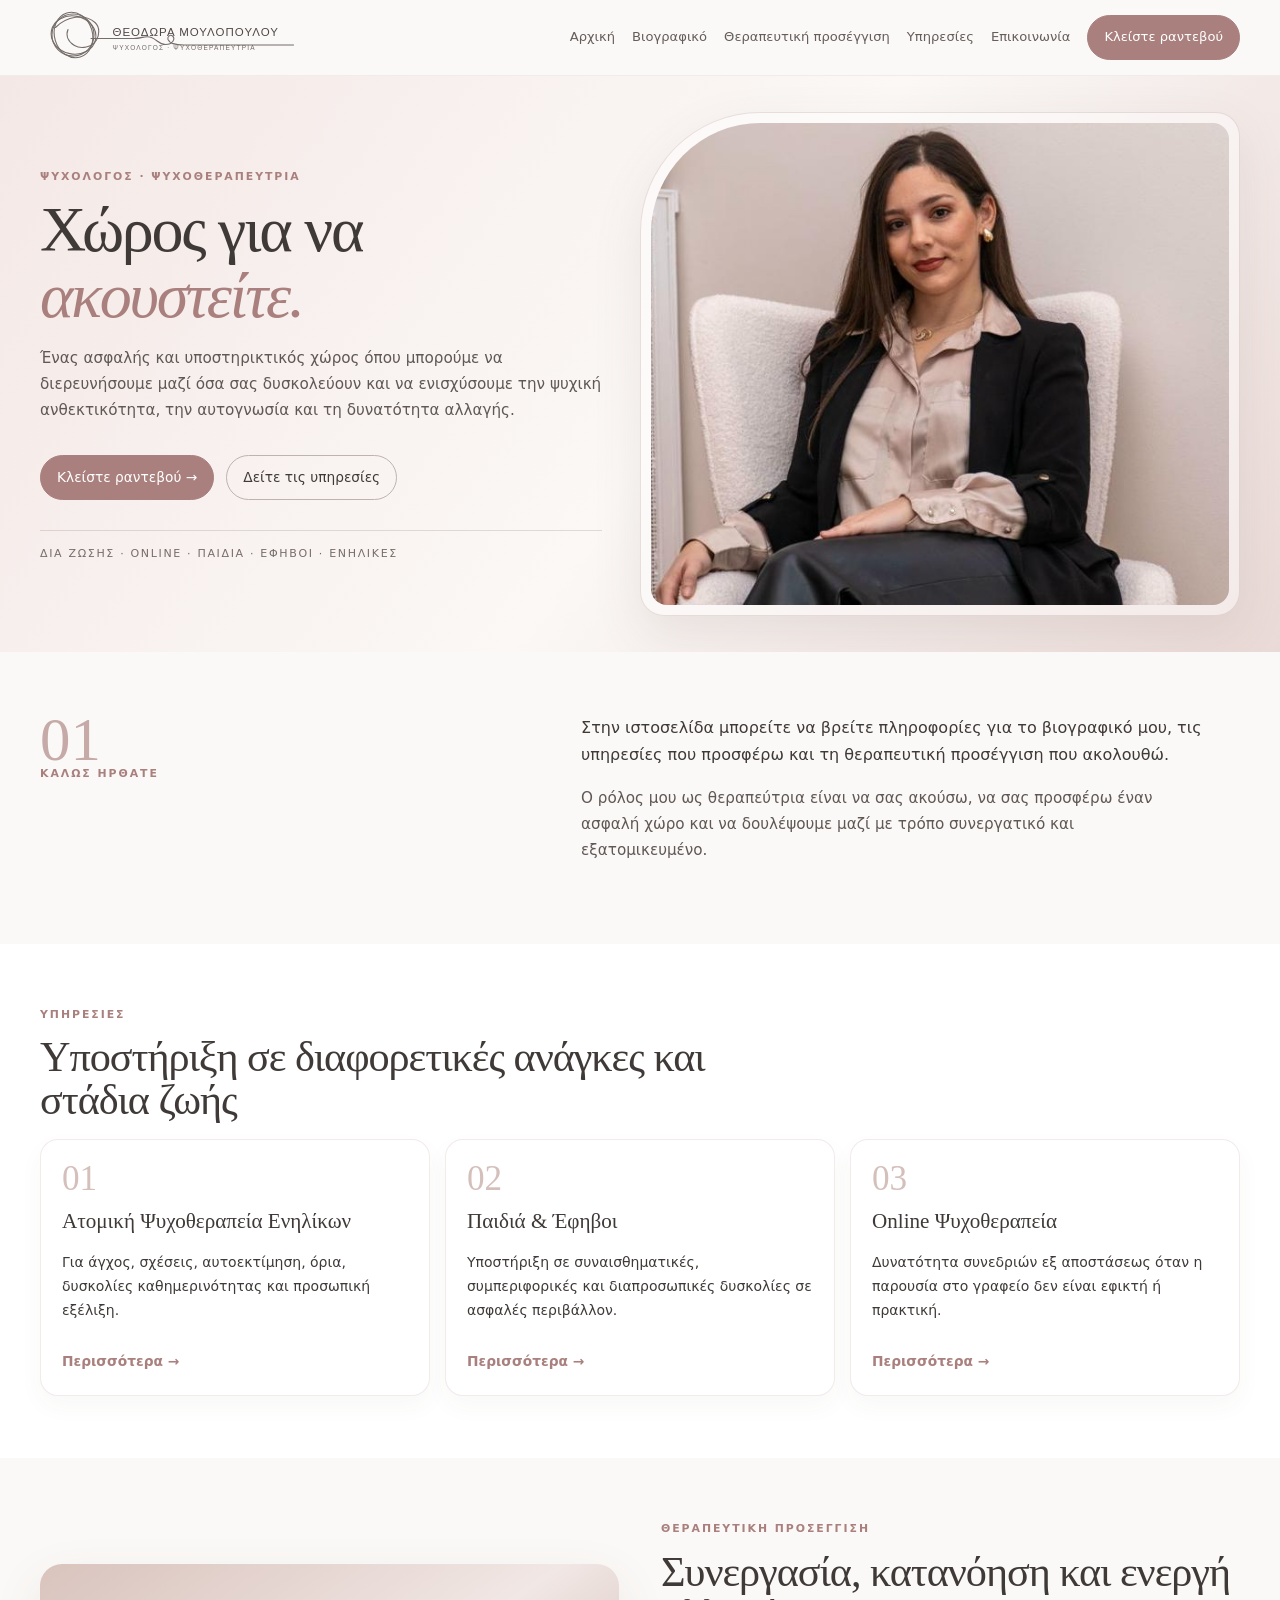
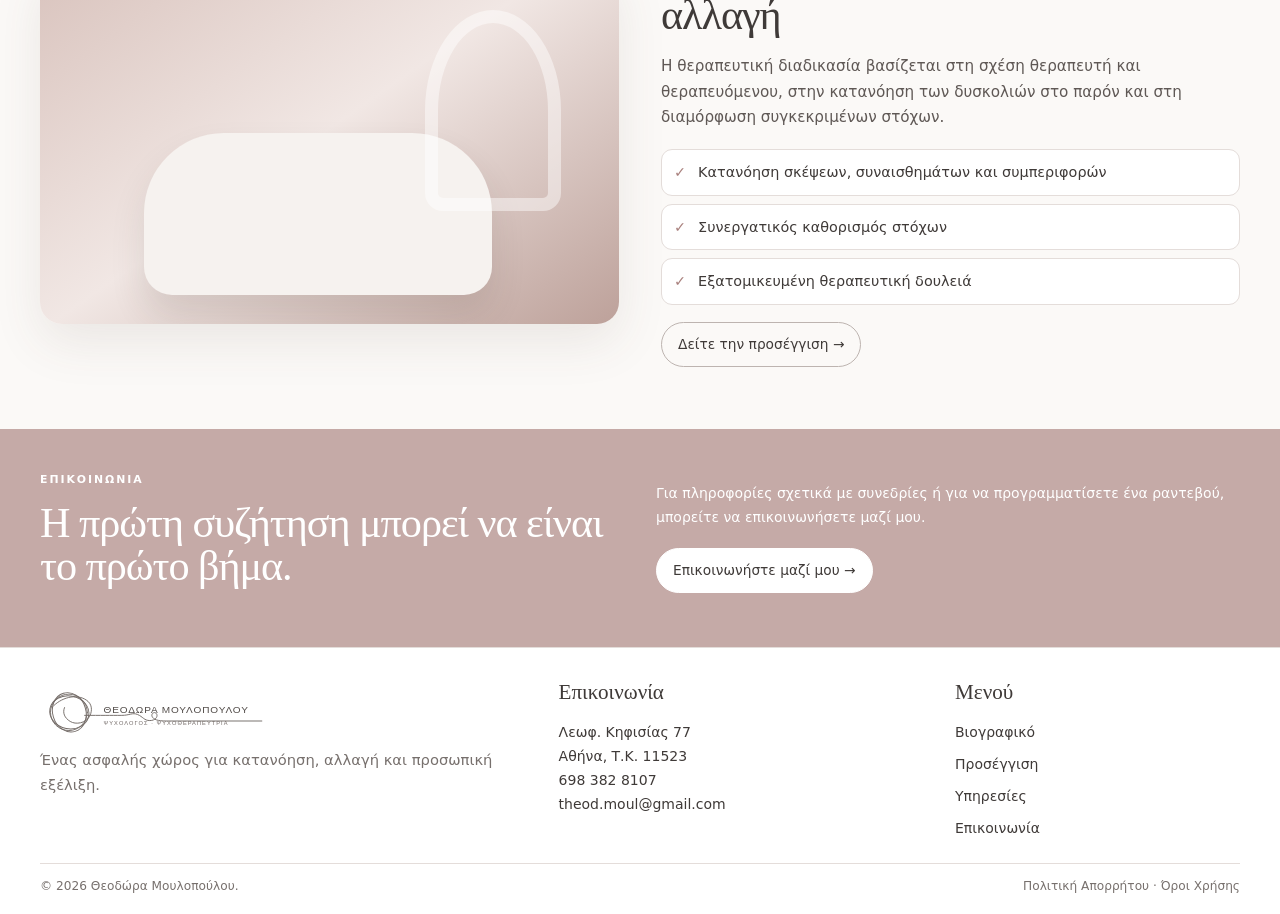
<file: index.html>
<!doctype html>
<html lang="el">
  <head>
    <meta charset="utf-8" />
    <meta name="viewport" content="width=device-width,initial-scale=1" />
    <title>Θεοδώρα Μουλοπούλου | Ψυχολόγος - Ψυχοθεραπεύτρια Αθήνα</title>
    <link rel="stylesheet" href="style.css" />
    <meta
      name="description"
      content="Θεοδώρα Μουλοπούλου, Ψυχολόγος - Ψυχοθεραπεύτρια στην Αθήνα. Ψυχοθεραπεία ενηλίκων, παιδιών και εφήβων, δια ζώσης και online."
    />
    <meta name="robots" content="index, follow" />
    <link
      rel="canonical"
      href="https://sotiriosmoustogiannis.github.io/theodoraSite/"
    />
    <meta property="og:type" content="website" />
    <meta property="og:locale" content="el_GR" />
    <meta
      property="og:site_name"
      content="Θεοδώρα Μουλοπούλου | Ψυχολόγος - Ψυχοθεραπεύτρια"
    />
    <meta
      property="og:title"
      content="Θεοδώρα Μουλοπούλου | Ψυχολόγος - Ψυχοθεραπεύτρια Αθήνα"
    />
    <meta
      property="og:description"
      content="Θεοδώρα Μουλοπούλου, Ψυχολόγος - Ψυχοθεραπεύτρια στην Αθήνα. Ψυχοθεραπεία ενηλίκων, παιδιών και εφήβων, δια ζώσης και online."
    />
    <meta
      property="og:url"
      content="https://sotiriosmoustogiannis.github.io/theodoraSite/"
    />
    <meta name="twitter:card" content="summary" />
    <meta
      name="twitter:title"
      content="Θεοδώρα Μουλοπούλου | Ψυχολόγος - Ψυχοθεραπεύτρια Αθήνα"
    />
    <meta
      name="twitter:description"
      content="Θεοδώρα Μουλοπούλου, Ψυχολόγος - Ψυχοθεραπεύτρια στην Αθήνα. Ψυχοθεραπεία ενηλίκων, παιδιών και εφήβων, δια ζώσης και online."
    />
    <script type="application/ld+json">
      {
        "@context": "https://schema.org",
        "@type": "Psychologist",
        "name": "Θεοδώρα Μουλοπούλου",
        "url": "https://sotiriosmoustogiannis.github.io/theodoraSite/",
        "telephone": "+306983828107",
        "email": "theod.moul@gmail.com",
        "address": {
          "@type": "PostalAddress",
          "streetAddress": "Λεωφ. Κηφισίας 77",
          "addressLocality": "Αθήνα",
          "postalCode": "11523",
          "addressCountry": "GR"
        }
      }
    </script>
  </head>
  <body>
    <header class="header">
      <div class="container nav">
        <a class="brand" href="index.html"
          ><img src="assets/logo.svg" alt="Θεοδώρα Μουλοπούλου"
        /></a>
        <input class="menu-check" id="menu-check" type="checkbox" />
        <label class="menu-label" for="menu-check" aria-label="Μενού"
          ><span></span><span></span><span></span
        ></label>
        <nav class="nav-links">
          <a href="index.html">Αρχική</a>
          <a href="about.html">Βιογραφικό</a>
          <a href="approach.html">Θεραπευτική προσέγγιση</a>
          <a href="services.html">Υπηρεσίες</a>
          <a href="contact.html">Επικοινωνία</a>
          <a class="btn" href="contact.html">Κλείστε ραντεβού</a>
        </nav>
      </div>
    </header>

    <main>
      <section class="hero">
        <div class="hero-wrap">
          <div class="hero-copy">
            <div class="eyebrow">Ψυχολόγος · Ψυχοθεραπεύτρια</div>
            <h1>Χώρος για να <span>ακουστείτε.</span></h1>
            <p class="lead">
              Ένας ασφαλής και υποστηρικτικός χώρος όπου μπορούμε να
              διερευνήσουμε μαζί όσα σας δυσκολεύουν και να ενισχύσουμε την
              ψυχική ανθεκτικότητα, την αυτογνωσία και τη δυνατότητα αλλαγής.
            </p>
            <div class="hero-actions">
              <a class="btn" href="contact.html">Κλείστε ραντεβού →</a
              ><a class="btn ghost" href="services.html">Δείτε τις υπηρεσίες</a>
            </div>
            <div class="hero-note">
              ΔΙΑ ΖΩΣΗΣ · ONLINE · ΠΑΙΔΙΑ · ΕΦΗΒΟΙ · ΕΝΗΛΙΚΕΣ
            </div>
          </div>
          <div class="hero-portrait">
            <img
              src="assets/moulopoulou.jpg"
              alt="Θεοδώρα Μουλοπούλου, Ψυχολόγος – Ψυχοθεραπεύτρια"
              width="800"
              height="528"
              fetchpriority="high"
              decoding="async"
            />
          </div>
        </div>
      </section>

      <section class="section">
        <div class="container intro-grid">
          <div>
            <div class="big-number">01</div>
            <div class="eyebrow">Καλώς ήρθατε</div>
          </div>
          <div>
            <p class="intro-copy">
              Στην ιστοσελίδα μπορείτε να βρείτε πληροφορίες για το βιογραφικό
              μου, τις υπηρεσίες που προσφέρω και τη θεραπευτική προσέγγιση που
              ακολουθώ.
            </p>
            <p class="lead">
              Ο ρόλος μου ως θεραπεύτρια είναι να σας ακούσω, να σας προσφέρω
              έναν ασφαλή χώρο και να δουλέψουμε μαζί με τρόπο συνεργατικό και
              εξατομικευμένο.
            </p>
          </div>
        </div>
      </section>

      <section class="section" style="background: #fff">
        <div class="container">
          <div class="eyebrow">Υπηρεσίες</div>
          <h2 style="max-width: 780px">
            Υποστήριξη σε διαφορετικές ανάγκες και στάδια ζωής
          </h2>
          <div class="cards-3">
            <article class="modern-card">
              <div class="card-index">01</div>
              <h3>Ατομική Ψυχοθεραπεία Ενηλίκων</h3>
              <p>
                Για άγχος, σχέσεις, αυτοεκτίμηση, όρια, δυσκολίες
                καθημερινότητας και προσωπική εξέλιξη.
              </p>
              <a class="card-link" href="services.html#adult">Περισσότερα →</a>
            </article>
            <article class="modern-card">
              <div class="card-index">02</div>
              <h3>Παιδιά & Έφηβοι</h3>
              <p>
                Υποστήριξη σε συναισθηματικές, συμπεριφορικές και διαπροσωπικές
                δυσκολίες σε ασφαλές περιβάλλον.
              </p>
              <a class="card-link" href="services.html#youth">Περισσότερα →</a>
            </article>
            <article class="modern-card">
              <div class="card-index">03</div>
              <h3>Online Ψυχοθεραπεία</h3>
              <p>
                Δυνατότητα συνεδριών εξ αποστάσεως όταν η παρουσία στο γραφείο
                δεν είναι εφικτή ή πρακτική.
              </p>
              <a class="card-link" href="services.html#online">Περισσότερα →</a>
            </article>
          </div>
        </div>
      </section>

      <section class="section">
        <div class="container editorial">
          <div class="visual-panel"></div>
          <div>
            <div class="eyebrow">Θεραπευτική προσέγγιση</div>
            <h2>Συνεργασία, κατανόηση και ενεργή αλλαγή</h2>
            <p class="lead">
              Η θεραπευτική διαδικασία βασίζεται στη σχέση θεραπευτή και
              θεραπευόμενου, στην κατανόηση των δυσκολιών στο παρόν και στη
              διαμόρφωση συγκεκριμένων στόχων.
            </p>
            <div class="checks">
              <div class="check">
                Κατανόηση σκέψεων, συναισθημάτων και συμπεριφορών
              </div>
              <div class="check">Συνεργατικός καθορισμός στόχων</div>
              <div class="check">Εξατομικευμένη θεραπευτική δουλειά</div>
            </div>
            <a class="btn ghost" href="approach.html">Δείτε την προσέγγιση →</a>
          </div>
        </div>
      </section>

      <section class="band">
        <div class="container band-grid">
          <div>
            <div class="eyebrow" style="color: #fff">Επικοινωνία</div>
            <h2>Η πρώτη συζήτηση μπορεί να είναι το πρώτο βήμα.</h2>
          </div>
          <div>
            <p>
              Για πληροφορίες σχετικά με συνεδρίες ή για να προγραμματίσετε ένα
              ραντεβού, μπορείτε να επικοινωνήσετε μαζί μου.
            </p>
            <a class="btn" href="contact.html">Επικοινωνήστε μαζί μου →</a>
          </div>
        </div>
      </section>
    </main>
    <footer>
      <div class="container">
        <div class="footer-grid">
          <div>
            <img class="footer-logo" src="assets/logo.svg" alt="" />
            <p class="kicker">
              Ένας ασφαλής χώρος για κατανόηση, αλλαγή και προσωπική εξέλιξη.
            </p>
          </div>
          <div>
            <h3>Επικοινωνία</h3>
            <p>
              Λεωφ. Κηφισίας 77<br />Αθήνα, Τ.Κ. 11523<br />698 382 8107<br />theod.moul@gmail.com
            </p>
          </div>
          <div>
            <h3>Μενού</h3>
            <div class="footer-links">
              <a href="about.html">Βιογραφικό</a
              ><a href="approach.html">Προσέγγιση</a
              ><a href="services.html">Υπηρεσίες</a
              ><a href="contact.html">Επικοινωνία</a>
            </div>
          </div>
        </div>
        <div class="footer-bottom">
          <span>© <span data-year></span> Θεοδώρα Μουλοπούλου.</span
          ><span>Πολιτική Απορρήτου · Όροι Χρήσης</span>
        </div>
      </div>
    </footer>
    <script src="script.js"></script>
  </body>
</html>
</file>
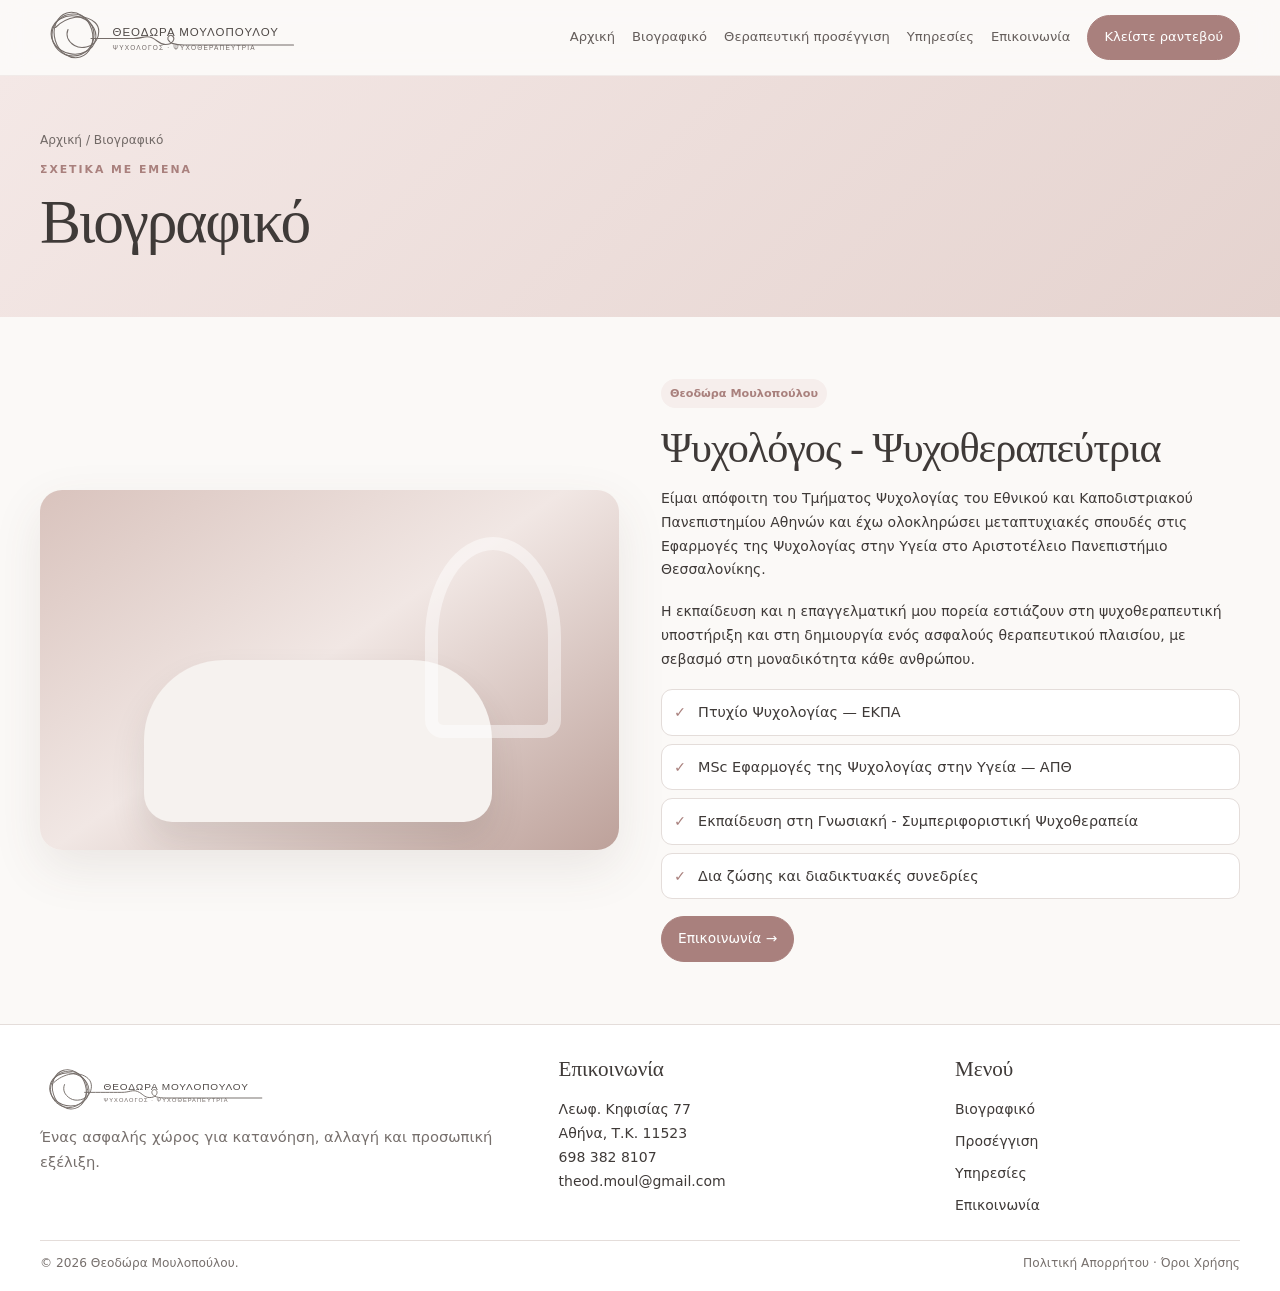
<file: about.html>
<!doctype html>
<html lang="el">
  <head>
    <meta charset="utf-8" />
    <meta name="viewport" content="width=device-width,initial-scale=1" />
    <title>Βιογραφικό | Θεοδώρα Μουλοπούλου, Ψυχολόγος Αθήνα</title>
    <link rel="stylesheet" href="style.css" />
    <meta
      name="description"
      content="Βιογραφικό της Θεοδώρας Μουλοπούλου, Ψυχολόγου - Ψυχοθεραπεύτριας στην Αθήνα. Σπουδές Ψυχολογίας ΕΚΠΑ και MSc Εφαρμογές της Ψυχολογίας στην Υγεία."
    />
    <meta name="robots" content="index, follow" />
    <link
      rel="canonical"
      href="https://sotiriosmoustogiannis.github.io/theodoraSite/about.html"
    />
    <meta property="og:type" content="website" />
    <meta property="og:locale" content="el_GR" />
    <meta
      property="og:site_name"
      content="Θεοδώρα Μουλοπούλου | Ψυχολόγος - Ψυχοθεραπεύτρια"
    />
    <meta
      property="og:title"
      content="Βιογραφικό | Θεοδώρα Μουλοπούλου, Ψυχολόγος Αθήνα"
    />
    <meta
      property="og:description"
      content="Βιογραφικό της Θεοδώρας Μουλοπούλου, Ψυχολόγου - Ψυχοθεραπεύτριας στην Αθήνα. Σπουδές Ψυχολογίας ΕΚΠΑ και MSc Εφαρμογές της Ψυχολογίας στην Υγεία."
    />
    <meta
      property="og:url"
      content="https://sotiriosmoustogiannis.github.io/theodoraSite/about.html"
    />
    <meta name="twitter:card" content="summary" />
    <meta
      name="twitter:title"
      content="Βιογραφικό | Θεοδώρα Μουλοπούλου, Ψυχολόγος Αθήνα"
    />
    <meta
      name="twitter:description"
      content="Βιογραφικό της Θεοδώρας Μουλοπούλου, Ψυχολόγου - Ψυχοθεραπεύτριας στην Αθήνα. Σπουδές Ψυχολογίας ΕΚΠΑ και MSc Εφαρμογές της Ψυχολογίας στην Υγεία."
    />
    <script type="application/ld+json">
      {
        "@context": "https://schema.org",
        "@type": "Psychologist",
        "name": "Θεοδώρα Μουλοπούλου",
        "url": "https://sotiriosmoustogiannis.github.io/theodoraSite/",
        "telephone": "+306983828107",
        "email": "theod.moul@gmail.com",
        "address": {
          "@type": "PostalAddress",
          "streetAddress": "Λεωφ. Κηφισίας 77",
          "addressLocality": "Αθήνα",
          "postalCode": "11523",
          "addressCountry": "GR"
        }
      }
    </script>
  </head>
  <body>
    <header class="header">
      <div class="container nav">
        <a class="brand" href="index.html"
          ><img src="assets/logo.svg" alt="Θεοδώρα Μουλοπούλου"
        /></a>
        <input class="menu-check" id="menu-check" type="checkbox" />
        <label class="menu-label" for="menu-check" aria-label="Μενού"
          ><span></span><span></span><span></span
        ></label>
        <nav class="nav-links">
          <a href="index.html">Αρχική</a>
          <a href="about.html">Βιογραφικό</a>
          <a href="approach.html">Θεραπευτική προσέγγιση</a>
          <a href="services.html">Υπηρεσίες</a>
          <a href="contact.html">Επικοινωνία</a>
          <a class="btn" href="contact.html">Κλείστε ραντεβού</a>
        </nav>
      </div>
    </header>

    <section class="page-hero">
      <div class="container">
        <div class="crumb">Αρχική / Βιογραφικό</div>
        <div class="eyebrow">Σχετικά με εμένα</div>
        <h1>Βιογραφικό</h1>
      </div>
    </section>
    <main class="section">
      <div class="container editorial">
        <div class="visual-panel"></div>
        <div>
          <span class="tag">Θεοδώρα Μουλοπούλου</span>
          <h2 style="margin-top: 18px">Ψυχολόγος - Ψυχοθεραπεύτρια</h2>
          <p>
            Είμαι απόφοιτη του Τμήματος Ψυχολογίας του Εθνικού και
            Καποδιστριακού Πανεπιστημίου Αθηνών και έχω ολοκληρώσει
            μεταπτυχιακές σπουδές στις Εφαρμογές της Ψυχολογίας στην Υγεία στο
            Αριστοτέλειο Πανεπιστήμιο Θεσσαλονίκης.
          </p>
          <p>
            Η εκπαίδευση και η επαγγελματική μου πορεία εστιάζουν στη
            ψυχοθεραπευτική υποστήριξη και στη δημιουργία ενός ασφαλούς
            θεραπευτικού πλαισίου, με σεβασμό στη μοναδικότητα κάθε ανθρώπου.
          </p>
          <div class="checks">
            <div class="check">Πτυχίο Ψυχολογίας — ΕΚΠΑ</div>
            <div class="check">
              MSc Εφαρμογές της Ψυχολογίας στην Υγεία — ΑΠΘ
            </div>
            <div class="check">
              Εκπαίδευση στη Γνωσιακή - Συμπεριφοριστική Ψυχοθεραπεία
            </div>
            <div class="check">Δια ζώσης και διαδικτυακές συνεδρίες</div>
          </div>
          <a class="btn" href="contact.html">Επικοινωνία →</a>
        </div>
      </div>
    </main>
    <footer>
      <div class="container">
        <div class="footer-grid">
          <div>
            <img class="footer-logo" src="assets/logo.svg" alt="" />
            <p class="kicker">
              Ένας ασφαλής χώρος για κατανόηση, αλλαγή και προσωπική εξέλιξη.
            </p>
          </div>
          <div>
            <h3>Επικοινωνία</h3>
            <p>
              Λεωφ. Κηφισίας 77<br />Αθήνα, Τ.Κ. 11523<br />698 382 8107<br />theod.moul@gmail.com
            </p>
          </div>
          <div>
            <h3>Μενού</h3>
            <div class="footer-links">
              <a href="about.html">Βιογραφικό</a
              ><a href="approach.html">Προσέγγιση</a
              ><a href="services.html">Υπηρεσίες</a
              ><a href="contact.html">Επικοινωνία</a>
            </div>
          </div>
        </div>
        <div class="footer-bottom">
          <span>© <span data-year></span> Θεοδώρα Μουλοπούλου.</span
          ><span>Πολιτική Απορρήτου · Όροι Χρήσης</span>
        </div>
      </div>
    </footer>
    <script src="script.js"></script>
  </body>
</html>
</file>
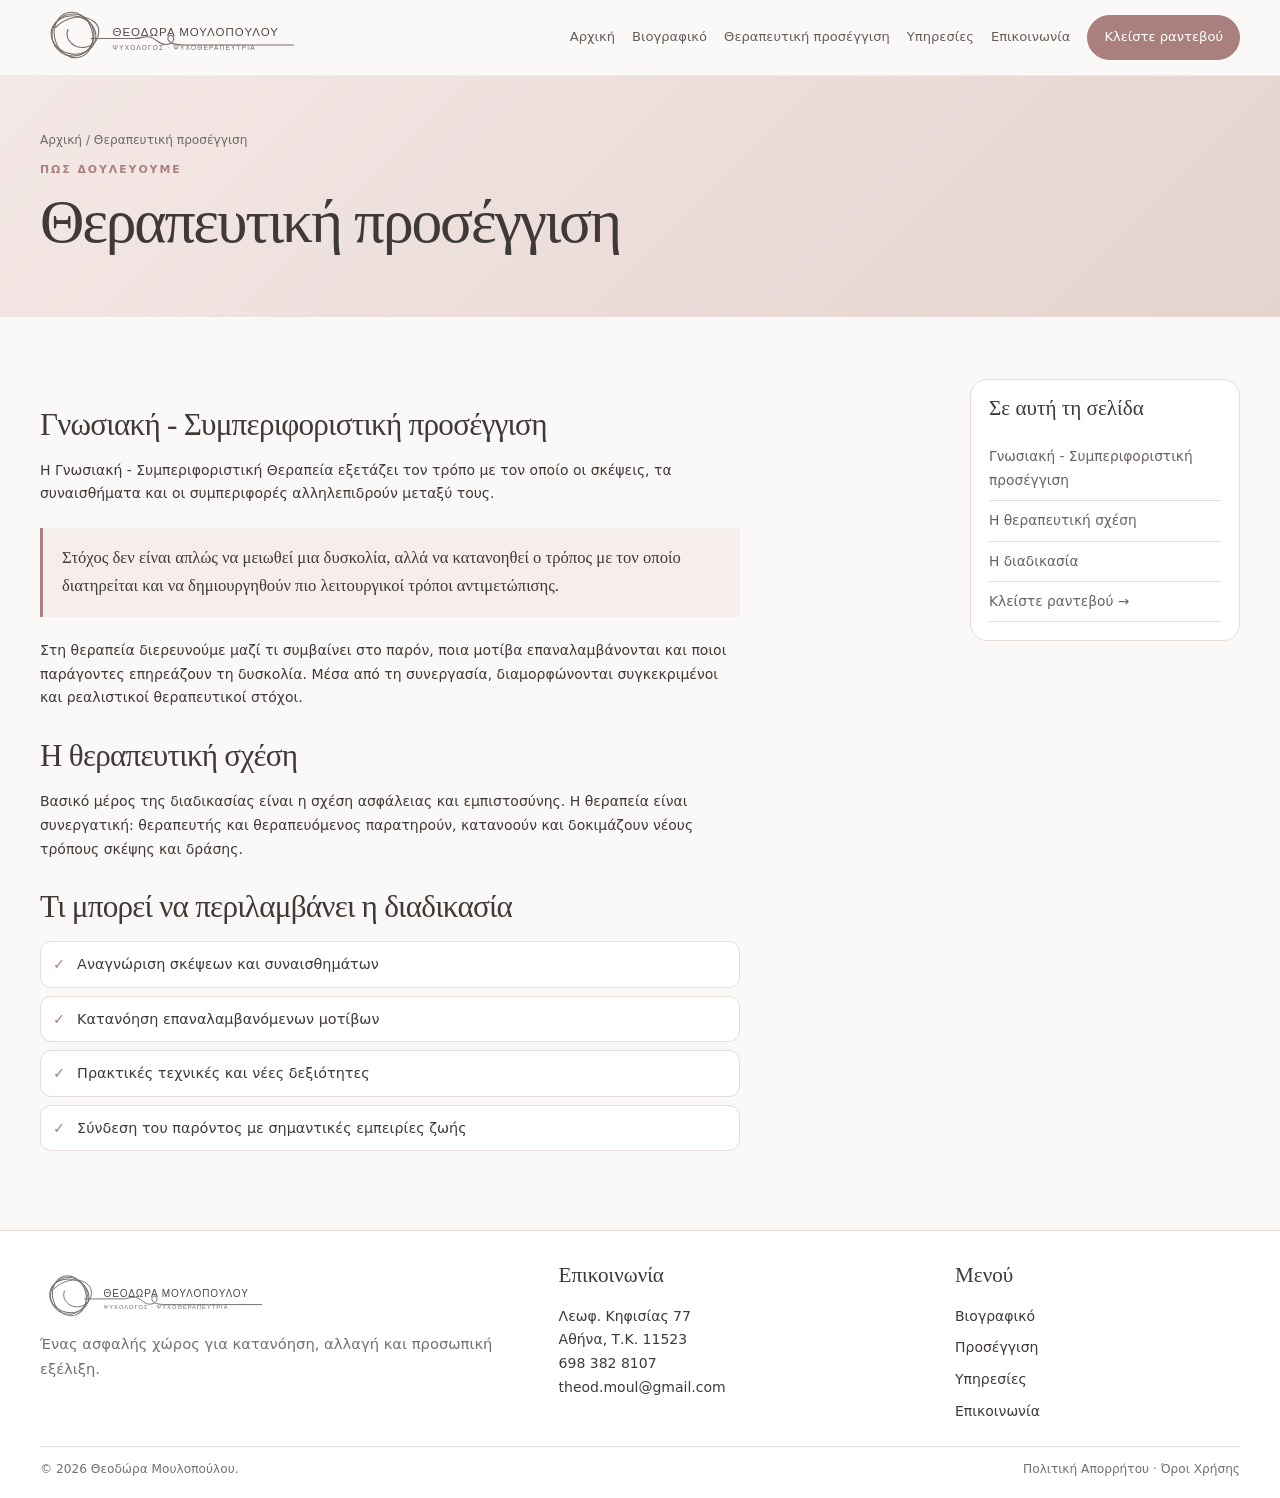
<file: approach.html>
<!doctype html>
<html lang="el">
  <head>
    <meta charset="utf-8" />
    <meta name="viewport" content="width=device-width,initial-scale=1" />
    <title>Θεραπευτική Προσέγγιση | Θεοδώρα Μουλοπούλου</title>
    <link rel="stylesheet" href="style.css" />
    <meta
      name="description"
      content="Γνωρίστε τη θεραπευτική προσέγγιση της Θεοδώρας Μουλοπούλου και τη Γνωσιακή - Συμπεριφοριστική Ψυχοθεραπεία για παιδιά, εφήβους και ενήλικες."
    />
    <meta name="robots" content="index, follow" />
    <link
      rel="canonical"
      href="https://sotiriosmoustogiannis.github.io/theodoraSite/approach.html"
    />
    <meta property="og:type" content="website" />
    <meta property="og:locale" content="el_GR" />
    <meta
      property="og:site_name"
      content="Θεοδώρα Μουλοπούλου | Ψυχολόγος - Ψυχοθεραπεύτρια"
    />
    <meta
      property="og:title"
      content="Θεραπευτική Προσέγγιση | Θεοδώρα Μουλοπούλου"
    />
    <meta
      property="og:description"
      content="Γνωρίστε τη θεραπευτική προσέγγιση της Θεοδώρας Μουλοπούλου και τη Γνωσιακή - Συμπεριφοριστική Ψυχοθεραπεία για παιδιά, εφήβους και ενήλικες."
    />
    <meta
      property="og:url"
      content="https://sotiriosmoustogiannis.github.io/theodoraSite/approach.html"
    />
    <meta name="twitter:card" content="summary" />
    <meta
      name="twitter:title"
      content="Θεραπευτική Προσέγγιση | Θεοδώρα Μουλοπούλου"
    />
    <meta
      name="twitter:description"
      content="Γνωρίστε τη θεραπευτική προσέγγιση της Θεοδώρας Μουλοπούλου και τη Γνωσιακή - Συμπεριφοριστική Ψυχοθεραπεία για παιδιά, εφήβους και ενήλικες."
    />
    <script type="application/ld+json">
      {
        "@context": "https://schema.org",
        "@type": "Psychologist",
        "name": "Θεοδώρα Μουλοπούλου",
        "url": "https://sotiriosmoustogiannis.github.io/theodoraSite/",
        "telephone": "+306983828107",
        "email": "theod.moul@gmail.com",
        "address": {
          "@type": "PostalAddress",
          "streetAddress": "Λεωφ. Κηφισίας 77",
          "addressLocality": "Αθήνα",
          "postalCode": "11523",
          "addressCountry": "GR"
        }
      }
    </script>
  </head>
  <body>
    <header class="header">
      <div class="container nav">
        <a class="brand" href="index.html"
          ><img src="assets/logo.svg" alt="Θεοδώρα Μουλοπούλου"
        /></a>
        <input class="menu-check" id="menu-check" type="checkbox" />
        <label class="menu-label" for="menu-check" aria-label="Μενού"
          ><span></span><span></span><span></span
        ></label>
        <nav class="nav-links">
          <a href="index.html">Αρχική</a>
          <a href="about.html">Βιογραφικό</a>
          <a href="approach.html">Θεραπευτική προσέγγιση</a>
          <a href="services.html">Υπηρεσίες</a>
          <a href="contact.html">Επικοινωνία</a>
          <a class="btn" href="contact.html">Κλείστε ραντεβού</a>
        </nav>
      </div>
    </header>

    <section class="page-hero">
      <div class="container">
        <div class="crumb">Αρχική / Θεραπευτική προσέγγιση</div>
        <div class="eyebrow">Πώς δουλεύουμε</div>
        <h1>Θεραπευτική προσέγγιση</h1>
      </div>
    </section>
    <main class="section">
      <div class="container article-wrap">
        <article class="prose">
          <h2>Γνωσιακή - Συμπεριφοριστική προσέγγιση</h2>
          <p>
            Η Γνωσιακή - Συμπεριφοριστική Θεραπεία εξετάζει τον τρόπο με τον
            οποίο οι σκέψεις, τα συναισθήματα και οι συμπεριφορές αλληλεπιδρούν
            μεταξύ τους.
          </p>
          <blockquote>
            Στόχος δεν είναι απλώς να μειωθεί μια δυσκολία, αλλά να κατανοηθεί ο
            τρόπος με τον οποίο διατηρείται και να δημιουργηθούν πιο
            λειτουργικοί τρόποι αντιμετώπισης.
          </blockquote>
          <p>
            Στη θεραπεία διερευνούμε μαζί τι συμβαίνει στο παρόν, ποια μοτίβα
            επαναλαμβάνονται και ποιοι παράγοντες επηρεάζουν τη δυσκολία. Μέσα
            από τη συνεργασία, διαμορφώνονται συγκεκριμένοι και ρεαλιστικοί
            θεραπευτικοί στόχοι.
          </p>
          <h2>Η θεραπευτική σχέση</h2>
          <p>
            Βασικό μέρος της διαδικασίας είναι η σχέση ασφάλειας και
            εμπιστοσύνης. Η θεραπεία είναι συνεργατική: θεραπευτής και
            θεραπευόμενος παρατηρούν, κατανοούν και δοκιμάζουν νέους τρόπους
            σκέψης και δράσης.
          </p>
          <h2>Τι μπορεί να περιλαμβάνει η διαδικασία</h2>
          <div class="checks">
            <div class="check">Αναγνώριση σκέψεων και συναισθημάτων</div>
            <div class="check">Κατανόηση επαναλαμβανόμενων μοτίβων</div>
            <div class="check">Πρακτικές τεχνικές και νέες δεξιότητες</div>
            <div class="check">
              Σύνδεση του παρόντος με σημαντικές εμπειρίες ζωής
            </div>
          </div>
        </article>
        <aside class="side">
          <h3>Σε αυτή τη σελίδα</h3>
          <a href="#">Γνωσιακή - Συμπεριφοριστική προσέγγιση</a
          ><a href="#">Η θεραπευτική σχέση</a><a href="#">Η διαδικασία</a
          ><a href="contact.html">Κλείστε ραντεβού →</a>
        </aside>
      </div>
    </main>
    <footer>
      <div class="container">
        <div class="footer-grid">
          <div>
            <img class="footer-logo" src="assets/logo.svg" alt="" />
            <p class="kicker">
              Ένας ασφαλής χώρος για κατανόηση, αλλαγή και προσωπική εξέλιξη.
            </p>
          </div>
          <div>
            <h3>Επικοινωνία</h3>
            <p>
              Λεωφ. Κηφισίας 77<br />Αθήνα, Τ.Κ. 11523<br />698 382 8107<br />theod.moul@gmail.com
            </p>
          </div>
          <div>
            <h3>Μενού</h3>
            <div class="footer-links">
              <a href="about.html">Βιογραφικό</a
              ><a href="approach.html">Προσέγγιση</a
              ><a href="services.html">Υπηρεσίες</a
              ><a href="contact.html">Επικοινωνία</a>
            </div>
          </div>
        </div>
        <div class="footer-bottom">
          <span>© <span data-year></span> Θεοδώρα Μουλοπούλου.</span
          ><span>Πολιτική Απορρήτου · Όροι Χρήσης</span>
        </div>
      </div>
    </footer>
    <script src="script.js"></script>
  </body>
</html>
</file>
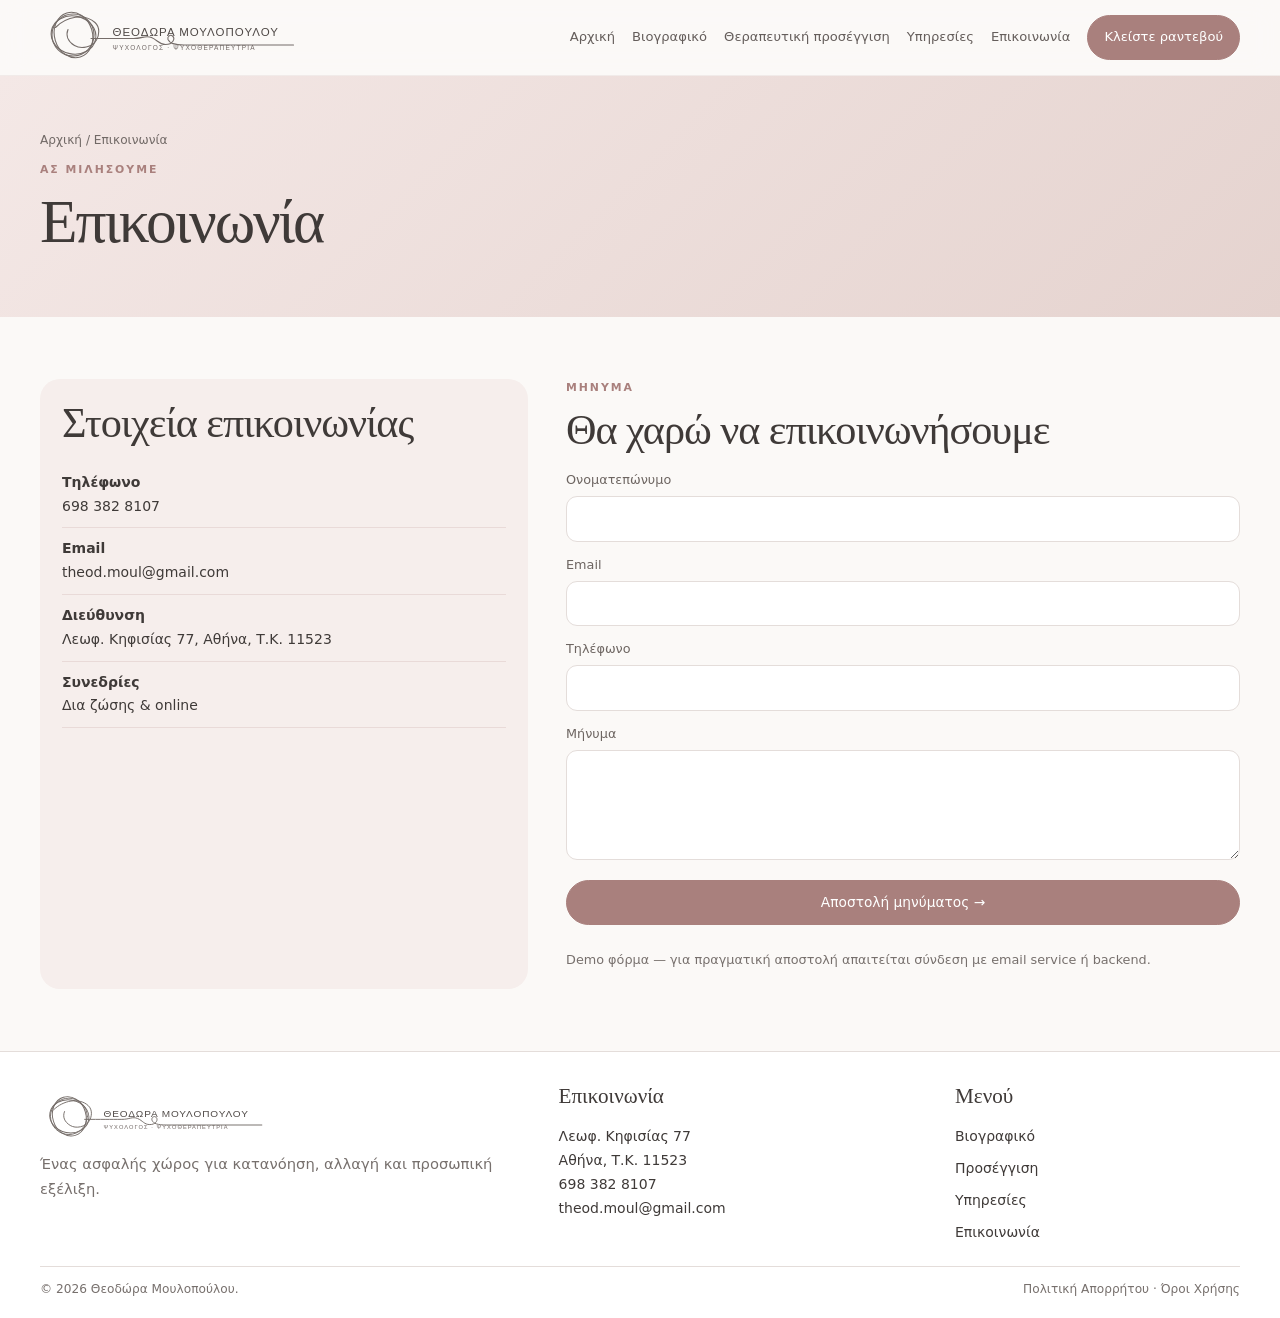
<file: contact.html>
<!doctype html>
<html lang="el">
  <head>
    <meta charset="utf-8" />
    <meta name="viewport" content="width=device-width,initial-scale=1" />
    <title>Επικοινωνία | Θεοδώρα Μουλοπούλου, Ψυχολόγος Αθήνα</title>
    <link rel="stylesheet" href="style.css" />
    <meta
      name="description"
      content="Επικοινωνήστε με τη Θεοδώρα Μουλοπούλου, Ψυχολόγο - Ψυχοθεραπεύτρια στην Αθήνα, για πληροφορίες και προγραμματισμό δια ζώσης ή online συνεδρίας."
    />
    <meta name="robots" content="index, follow" />
    <link
      rel="canonical"
      href="https://sotiriosmoustogiannis.github.io/theodoraSite/contact.html"
    />
    <meta property="og:type" content="website" />
    <meta property="og:locale" content="el_GR" />
    <meta
      property="og:site_name"
      content="Θεοδώρα Μουλοπούλου | Ψυχολόγος - Ψυχοθεραπεύτρια"
    />
    <meta
      property="og:title"
      content="Επικοινωνία | Θεοδώρα Μουλοπούλου, Ψυχολόγος Αθήνα"
    />
    <meta
      property="og:description"
      content="Επικοινωνήστε με τη Θεοδώρα Μουλοπούλου, Ψυχολόγο - Ψυχοθεραπεύτρια στην Αθήνα, για πληροφορίες και προγραμματισμό δια ζώσης ή online συνεδρίας."
    />
    <meta
      property="og:url"
      content="https://sotiriosmoustogiannis.github.io/theodoraSite/contact.html"
    />
    <meta name="twitter:card" content="summary" />
    <meta
      name="twitter:title"
      content="Επικοινωνία | Θεοδώρα Μουλοπούλου, Ψυχολόγος Αθήνα"
    />
    <meta
      name="twitter:description"
      content="Επικοινωνήστε με τη Θεοδώρα Μουλοπούλου, Ψυχολόγο - Ψυχοθεραπεύτρια στην Αθήνα, για πληροφορίες και προγραμματισμό δια ζώσης ή online συνεδρίας."
    />
    <script type="application/ld+json">
      {
        "@context": "https://schema.org",
        "@type": "Psychologist",
        "name": "Θεοδώρα Μουλοπούλου",
        "url": "https://sotiriosmoustogiannis.github.io/theodoraSite/",
        "telephone": "+306983828107",
        "email": "theod.moul@gmail.com",
        "address": {
          "@type": "PostalAddress",
          "streetAddress": "Λεωφ. Κηφισίας 77",
          "addressLocality": "Αθήνα",
          "postalCode": "11523",
          "addressCountry": "GR"
        }
      }
    </script>
  </head>
  <body>
    <header class="header">
      <div class="container nav">
        <a class="brand" href="index.html"
          ><img src="assets/logo.svg" alt="Θεοδώρα Μουλοπούλου"
        /></a>
        <input class="menu-check" id="menu-check" type="checkbox" />
        <label class="menu-label" for="menu-check" aria-label="Μενού"
          ><span></span><span></span><span></span
        ></label>
        <nav class="nav-links">
          <a href="index.html">Αρχική</a>
          <a href="about.html">Βιογραφικό</a>
          <a href="approach.html">Θεραπευτική προσέγγιση</a>
          <a href="services.html">Υπηρεσίες</a>
          <a href="contact.html">Επικοινωνία</a>
          <a class="btn" href="contact.html">Κλείστε ραντεβού</a>
        </nav>
      </div>
    </header>

    <section class="page-hero">
      <div class="container">
        <div class="crumb">Αρχική / Επικοινωνία</div>
        <div class="eyebrow">Ας μιλήσουμε</div>
        <h1>Επικοινωνία</h1>
      </div>
    </section>
    <main class="section">
      <div class="container contact-grid">
        <div class="info-card">
          <h2>Στοιχεία επικοινωνίας</h2>
          <div class="info-line">
            <strong>Τηλέφωνο</strong><br />698 382 8107
          </div>
          <div class="info-line">
            <strong>Email</strong><br />theod.moul@gmail.com
          </div>
          <div class="info-line">
            <strong>Διεύθυνση</strong><br />Λεωφ. Κηφισίας 77, Αθήνα, Τ.Κ. 11523
          </div>
          <div class="info-line">
            <strong>Συνεδρίες</strong><br />Δια ζώσης & online
          </div>
        </div>
        <div>
          <div class="eyebrow">Μήνυμα</div>
          <h2>Θα χαρώ να επικοινωνήσουμε</h2>
          <form id="contactForm" action="https://api.web3forms.com/submit" method="POST">
            <input type="hidden" name="access_key" value="YOUR_ACCESS_KEY_HERE">
            <div class="field">
              <label>Ονοματεπώνυμο</label><input required name="name" />
            </div>
            <div class="field">
              <label>Email</label><input required type="email" name="email" />
            </div>
            <div class="field">
              <label>Τηλέφωνο</label><input type="tel" name="phone" />
            </div>
            <div class="field">
              <label>Μήνυμα</label><textarea required name="message"></textarea>
            </div>
            <button class="btn" type="submit">Αποστολή μηνύματος →</button>
            <div id="formStatus" class="note"></div>
            <p class="note">
              Demo φόρμα — για πραγματική αποστολή απαιτείται σύνδεση με email
              service ή backend.
            </p>
          </form>
        </div>
      </div>
    </main>
    <footer>
      <div class="container">
        <div class="footer-grid">
          <div>
            <img class="footer-logo" src="assets/logo.svg" alt="" />
            <p class="kicker">
              Ένας ασφαλής χώρος για κατανόηση, αλλαγή και προσωπική εξέλιξη.
            </p>
          </div>
          <div>
            <h3>Επικοινωνία</h3>
            <p>
              Λεωφ. Κηφισίας 77<br />Αθήνα, Τ.Κ. 11523<br />698 382 8107<br />theod.moul@gmail.com
            </p>
          </div>
          <div>
            <h3>Μενού</h3>
            <div class="footer-links">
              <a href="about.html">Βιογραφικό</a
              ><a href="approach.html">Προσέγγιση</a
              ><a href="services.html">Υπηρεσίες</a
              ><a href="contact.html">Επικοινωνία</a>
            </div>
          </div>
        </div>
        <div class="footer-bottom">
          <span>© <span data-year></span> Θεοδώρα Μουλοπούλου.</span
          ><span>Πολιτική Απορρήτου · Όροι Χρήσης</span>
        </div>
      </div>
    </footer>
    <script src="script.js"></script>
  </body>
</html>
</file>
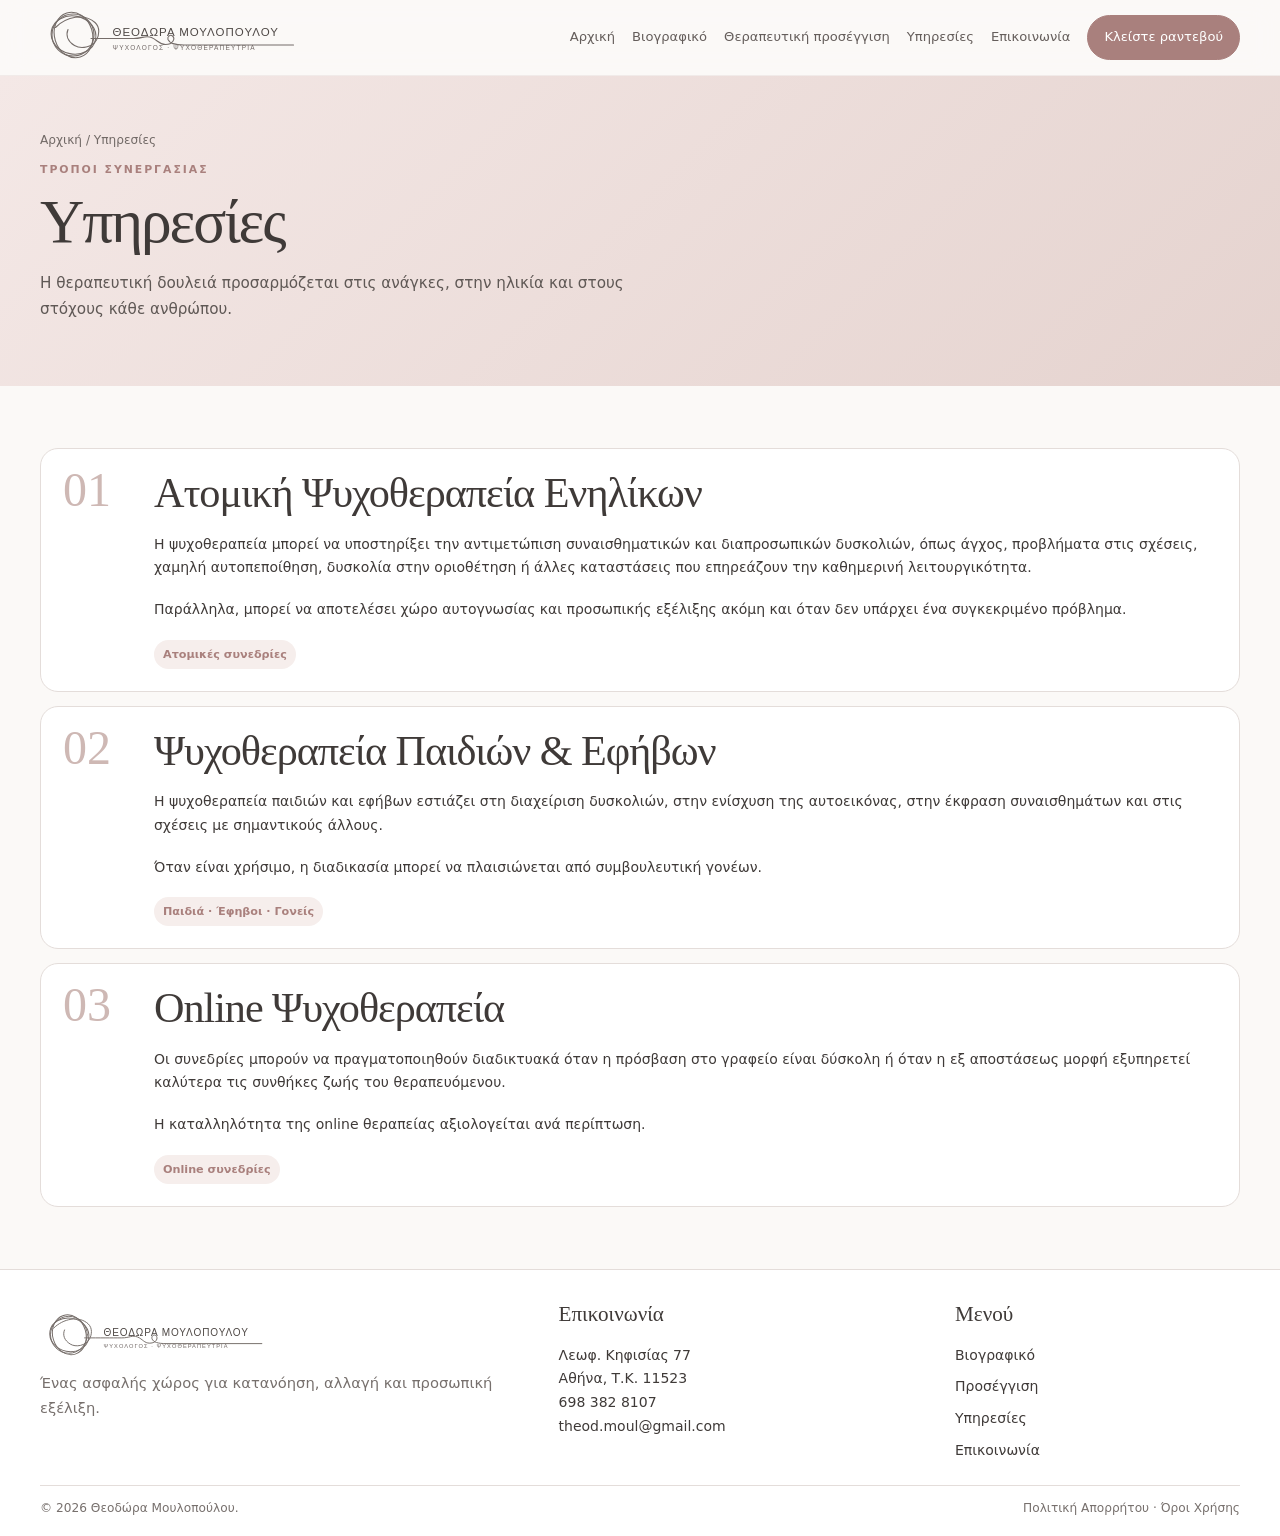
<file: services.html>
<!doctype html>
<html lang="el">
  <head>
    <meta charset="utf-8" />
    <meta name="viewport" content="width=device-width,initial-scale=1" />
    <title>Υπηρεσίες Ψυχοθεραπείας | Θεοδώρα Μουλοπούλου Αθήνα</title>
    <link rel="stylesheet" href="style.css" />
    <meta
      name="description"
      content="Υπηρεσίες ψυχοθεραπείας στην Αθήνα από τη Θεοδώρα Μουλοπούλου: ατομική ψυχοθεραπεία ενηλίκων, παιδιών και εφήβων, καθώς και online συνεδρίες."
    />
    <meta name="robots" content="index, follow" />
    <link
      rel="canonical"
      href="https://sotiriosmoustogiannis.github.io/theodoraSite/services.html"
    />
    <meta property="og:type" content="website" />
    <meta property="og:locale" content="el_GR" />
    <meta
      property="og:site_name"
      content="Θεοδώρα Μουλοπούλου | Ψυχολόγος - Ψυχοθεραπεύτρια"
    />
    <meta
      property="og:title"
      content="Υπηρεσίες Ψυχοθεραπείας | Θεοδώρα Μουλοπούλου Αθήνα"
    />
    <meta
      property="og:description"
      content="Υπηρεσίες ψυχοθεραπείας στην Αθήνα από τη Θεοδώρα Μουλοπούλου: ατομική ψυχοθεραπεία ενηλίκων, παιδιών και εφήβων, καθώς και online συνεδρίες."
    />
    <meta
      property="og:url"
      content="https://sotiriosmoustogiannis.github.io/theodoraSite/services.html"
    />
    <meta name="twitter:card" content="summary" />
    <meta
      name="twitter:title"
      content="Υπηρεσίες Ψυχοθεραπείας | Θεοδώρα Μουλοπούλου Αθήνα"
    />
    <meta
      name="twitter:description"
      content="Υπηρεσίες ψυχοθεραπείας στην Αθήνα από τη Θεοδώρα Μουλοπούλου: ατομική ψυχοθεραπεία ενηλίκων, παιδιών και εφήβων, καθώς και online συνεδρίες."
    />
    <script type="application/ld+json">
      {
        "@context": "https://schema.org",
        "@type": "Psychologist",
        "name": "Θεοδώρα Μουλοπούλου",
        "url": "https://sotiriosmoustogiannis.github.io/theodoraSite/",
        "telephone": "+306983828107",
        "email": "theod.moul@gmail.com",
        "address": {
          "@type": "PostalAddress",
          "streetAddress": "Λεωφ. Κηφισίας 77",
          "addressLocality": "Αθήνα",
          "postalCode": "11523",
          "addressCountry": "GR"
        }
      }
    </script>
  </head>
  <body>
    <header class="header">
      <div class="container nav">
        <a class="brand" href="index.html"
          ><img src="assets/logo.svg" alt="Θεοδώρα Μουλοπούλου"
        /></a>
        <input class="menu-check" id="menu-check" type="checkbox" />
        <label class="menu-label" for="menu-check" aria-label="Μενού"
          ><span></span><span></span><span></span
        ></label>
        <nav class="nav-links">
          <a href="index.html">Αρχική</a>
          <a href="about.html">Βιογραφικό</a>
          <a href="approach.html">Θεραπευτική προσέγγιση</a>
          <a href="services.html">Υπηρεσίες</a>
          <a href="contact.html">Επικοινωνία</a>
          <a class="btn" href="contact.html">Κλείστε ραντεβού</a>
        </nav>
      </div>
    </header>

    <section class="page-hero">
      <div class="container">
        <div class="crumb">Αρχική / Υπηρεσίες</div>
        <div class="eyebrow">Τρόποι συνεργασίας</div>
        <h1>Υπηρεσίες</h1>
        <p class="lead">
          Η θεραπευτική δουλειά προσαρμόζεται στις ανάγκες, στην ηλικία και
          στους στόχους κάθε ανθρώπου.
        </p>
      </div>
    </section>
    <main class="section">
      <div class="container service-stack">
        <section class="service-row" id="adult">
          <div class="num">01</div>
          <div>
            <h2>Ατομική Ψυχοθεραπεία Ενηλίκων</h2>
            <p>
              Η ψυχοθεραπεία μπορεί να υποστηρίξει την αντιμετώπιση
              συναισθηματικών και διαπροσωπικών δυσκολιών, όπως άγχος,
              προβλήματα στις σχέσεις, χαμηλή αυτοπεποίθηση, δυσκολία στην
              οριοθέτηση ή άλλες καταστάσεις που επηρεάζουν την καθημερινή
              λειτουργικότητα.
            </p>
            <p>
              Παράλληλα, μπορεί να αποτελέσει χώρο αυτογνωσίας και προσωπικής
              εξέλιξης ακόμη και όταν δεν υπάρχει ένα συγκεκριμένο πρόβλημα.
            </p>
            <span class="tag">Ατομικές συνεδρίες</span>
          </div>
        </section>
        <section class="service-row" id="youth">
          <div class="num">02</div>
          <div>
            <h2>Ψυχοθεραπεία Παιδιών & Εφήβων</h2>
            <p>
              Η ψυχοθεραπεία παιδιών και εφήβων εστιάζει στη διαχείριση
              δυσκολιών, στην ενίσχυση της αυτοεικόνας, στην έκφραση
              συναισθημάτων και στις σχέσεις με σημαντικούς άλλους.
            </p>
            <p>
              Όταν είναι χρήσιμο, η διαδικασία μπορεί να πλαισιώνεται από
              συμβουλευτική γονέων.
            </p>
            <span class="tag">Παιδιά · Έφηβοι · Γονείς</span>
          </div>
        </section>
        <section class="service-row" id="online">
          <div class="num">03</div>
          <div>
            <h2>Online Ψυχοθεραπεία</h2>
            <p>
              Οι συνεδρίες μπορούν να πραγματοποιηθούν διαδικτυακά όταν η
              πρόσβαση στο γραφείο είναι δύσκολη ή όταν η εξ αποστάσεως μορφή
              εξυπηρετεί καλύτερα τις συνθήκες ζωής του θεραπευόμενου.
            </p>
            <p>
              Η καταλληλότητα της online θεραπείας αξιολογείται ανά περίπτωση.
            </p>
            <span class="tag">Online συνεδρίες</span>
          </div>
        </section>
      </div>
    </main>
    <footer>
      <div class="container">
        <div class="footer-grid">
          <div>
            <img class="footer-logo" src="assets/logo.svg" alt="" />
            <p class="kicker">
              Ένας ασφαλής χώρος για κατανόηση, αλλαγή και προσωπική εξέλιξη.
            </p>
          </div>
          <div>
            <h3>Επικοινωνία</h3>
            <p>
              Λεωφ. Κηφισίας 77<br />Αθήνα, Τ.Κ. 11523<br />698 382 8107<br />theod.moul@gmail.com
            </p>
          </div>
          <div>
            <h3>Μενού</h3>
            <div class="footer-links">
              <a href="about.html">Βιογραφικό</a
              ><a href="approach.html">Προσέγγιση</a
              ><a href="services.html">Υπηρεσίες</a
              ><a href="contact.html">Επικοινωνία</a>
            </div>
          </div>
        </div>
        <div class="footer-bottom">
          <span>© <span data-year></span> Θεοδώρα Μουλοπούλου.</span
          ><span>Πολιτική Απορρήτου · Όροι Χρήσης</span>
        </div>
      </div>
    </footer>
    <script src="script.js"></script>
  </body>
</html>
</file>
<file: style.css>
:root {
  --rose: #c5aaa7;
  --rose-dark: #a9807d;
  --rose-soft: #eadbd8;
  --rose-pale: #f6eeec;
  --cream: #fbf9f7;
  --white: #fff;
  --ink: #3f3a38;
  --muted: #77706d;
  --line: #e4ddda;
  --soft-gray: #f3f2f0;
  --max: 1200px;
  --radius: 18px;
  --shadow: 0 18px 50px rgba(86, 64, 59, 0.1);
}
* {
  box-sizing: border-box;
}
html {
  scroll-behavior: smooth;
}
body {
  margin: 0;
  background: var(--cream);
  color: var(--ink);
  font-family:
    Inter,
    ui-sans-serif,
    system-ui,
    -apple-system,
    BlinkMacSystemFont,
    "Segoe UI",
    sans-serif;
  line-height: 1.7;
}
a {
  text-decoration: none;
  color: inherit;
}
img {
  max-width: 100%;
  display: block;
}
button,
input,
textarea,
select {
  font: inherit;
}
.container {
  width: min(var(--max), calc(100% - 42px));
  margin: auto;
}
h1,
h2,
h3 {
  font-family: "Cormorant Garamond", Georgia, serif;
  font-weight: 500;
  line-height: 1.02;
  margin: 0 0 18px;
}
h1 {
  font-size: clamp(3.6rem, 8vw, 7.7rem);
  letter-spacing: -0.035em;
}
h2 {
  font-size: clamp(2.6rem, 5vw, 4.7rem);
  letter-spacing: -0.025em;
}
h3 {
  font-size: 1.8rem;
}
p {
  margin: 0 0 18px;
}
.eyebrow {
  font-size: 0.76rem;
  text-transform: uppercase;
  letter-spacing: 0.18em;
  color: var(--rose-dark);
  font-weight: 800;
  margin-bottom: 16px;
}
.lead {
  font-size: 1.15rem;
  color: #5f5855;
  max-width: 680px;
}
.btn {
  display: inline-flex;
  align-items: center;
  justify-content: center;
  color: white;
  gap: 9px;
  padding: 14px 22px;
  border-radius: 999px;
  background: var(--rose-dark);
  color: white;
  border: 1px solid var(--rose-dark);
  transition: 0.25s ease;
}
.btn:hover {
  transform: translateY(-2px);
  background: #966f6d;
}
.btn.ghost {
  background: transparent;
  color: var(--ink);
  border-color: #bdb4b0;
}
.btn.ghost:hover {
  background: white;
}
.section {
  padding: 105px 0;
}
.section-sm {
  padding: 70px 0;
}
.kicker {
  font-size: 0.92rem;
  color: var(--muted);
}
.tag {
  display: inline-flex;
  padding: 7px 11px;
  border-radius: 999px;
  background: var(--rose-pale);
  color: var(--rose-dark);
  font-size: 0.78rem;
  font-weight: 750;
}

/* header */
.header {
  position: sticky;
  top: 0;
  z-index: 50;
  background: rgba(251, 249, 247, 0.88);
  backdrop-filter: blur(14px);
  border-bottom: 1px solid rgba(197, 170, 167, 0.18);
}
.nav {
  min-height: 88px;
  display: flex;
  align-items: center;
  justify-content: space-between;
  gap: 26px;
}
.brand img {
  width: 360px;
  max-width: 48vw;
}
.nav-links {
  display: flex;
  align-items: center;
  gap: 25px;
}
.nav-links a {
  font-size: 0.92rem;
  color: #655e5b;
}
.nav-links a:hover,
.nav-links a.active {
  color: var(--rose-dark);
}
.nav-links a.btn,
.nav-links a.btn:hover,
.nav-links a.btn.active {
  color: white;
}
.menu-check {
  display: none;
}
.menu-label {
  display: none;
}

/* home hero */
.hero {
  background: linear-gradient(125deg, #f4e8e6 0%, #fbf8f6 54%, #eadad7 100%);
  overflow: hidden;
}
.hero-wrap {
  display: grid;
  grid-template-columns: 1.06fr 0.94fr;
  min-height: 760px;
}
.hero-copy {
  padding: 105px 7vw 95px max(4vw, 24px);
  display: flex;
  flex-direction: column;
  justify-content: center;
}
.hero-copy h1 span {
  display: block;
  color: var(--rose-dark);
  font-style: italic;
}
.hero-actions {
  display: flex;
  gap: 12px;
  flex-wrap: wrap;
  margin-top: 18px;
}
.hero-note {
  margin-top: 54px;
  padding-top: 22px;
  border-top: 1px solid rgba(93, 83, 78, 0.18);
  font-size: 0.78rem;
  letter-spacing: 0.15em;
  color: #776d68;
}
.hero-art {
  position: relative;
  min-height: 650px;
}
.blob {
  position: absolute;
  inset: 8% 4% 7% 3%;
  border-radius: 52% 48% 45% 55% / 42% 46% 54% 58%;
  background: linear-gradient(160deg, #dec8c3, #f1e6e3);
  box-shadow: var(--shadow);
}
.room {
  position: absolute;
  inset: 18% 10% 12% 14%;
  border-radius: 46% 54% 42% 58% / 54% 48% 52% 46%;
  background: linear-gradient(180deg, #f5efeb 0 56%, #c7ada7 57% 100%);
  overflow: hidden;
}
.room:before {
  content: "";
  position: absolute;
  width: 44%;
  height: 47%;
  right: 12%;
  bottom: 15%;
  background: #dfd2ce;
  border-radius: 50px 50px 22px 22px;
  box-shadow: inset 0 0 0 16px rgba(255, 255, 255, 0.22);
}
.room:after {
  content: "";
  position: absolute;
  width: 95px;
  height: 95px;
  left: 14%;
  bottom: 23%;
  border: 14px solid rgba(255, 255, 255, 0.54);
  border-radius: 50%;
}
.quote-card {
  position: absolute;
  right: 5%;
  top: 15%;
  width: 260px;
  background: rgba(255, 255, 255, 0.78);
  backdrop-filter: blur(8px);
  padding: 24px;
  border-radius: 20px;
  box-shadow: var(--shadow);
  font-family: Georgia, serif;
  font-style: italic;
  color: #695e5a;
}

/* intro */
.intro-grid {
  display: grid;
  grid-template-columns: 0.86fr 1.14fr;
  gap: 80px;
  align-items: start;
}
.big-number {
  font-family: Georgia, serif;
  font-size: 6rem;
  line-height: 0.85;
  color: var(--rose);
}
.intro-copy {
  font-size: 1.28rem;
  max-width: 760px;
}

/* cards */
.cards-3 {
  display: grid;
  grid-template-columns: repeat(3, 1fr);
  gap: 22px;
}
.modern-card {
  background: white;
  border: 1px solid rgba(197, 170, 167, 0.23);
  padding: 32px;
  border-radius: var(--radius);
  box-shadow: 0 10px 25px rgba(80, 64, 60, 0.04);
  transition: 0.25s ease;
}
.modern-card:hover {
  transform: translateY(-5px);
  box-shadow: var(--shadow);
}
.card-index {
  font-family: Georgia, serif;
  font-size: 3.4rem;
  color: #d4bfbb;
  line-height: 1;
  margin-bottom: 28px;
}
.card-link {
  display: inline-flex;
  margin-top: 10px;
  color: var(--rose-dark);
  font-weight: 750;
}

/* image-like editorial sections */
.editorial {
  display: grid;
  grid-template-columns: 1fr 1fr;
  gap: 70px;
  align-items: center;
}
.visual-panel {
  min-height: 560px;
  border-radius: 34px;
  background: linear-gradient(145deg, #d9c3bd, #f1e7e4 48%, #bda19a);
  position: relative;
  overflow: hidden;
  box-shadow: var(--shadow);
}
.visual-panel::before {
  content: "";
  position: absolute;
  width: 60%;
  height: 45%;
  left: 18%;
  bottom: 8%;
  background: #f6f2ef;
  border-radius: 80px 80px 28px 28px;
  box-shadow: 0 20px 35px rgba(65, 49, 44, 0.12);
}
.visual-panel::after {
  content: "";
  position: absolute;
  width: 150px;
  height: 230px;
  right: 10%;
  top: 13%;
  border: 18px solid rgba(255, 255, 255, 0.45);
  border-radius: 50% 50% 18px 18px;
}
.checks {
  display: grid;
  gap: 13px;
  margin: 28px 0;
}
.check {
  padding: 16px 18px;
  border-radius: 16px;
  background: white;
  border: 1px solid var(--line);
  display: flex;
  gap: 12px;
}
.check:before {
  content: "✓";
  color: var(--rose-dark);
  font-weight: 800;
}

/* horizontal feature */
.band {
  background: var(--rose);
  color: #fff;
  padding: 68px 0;
}
.band-grid {
  display: grid;
  grid-template-columns: 1fr 1fr;
  gap: 55px;
  align-items: center;
}
.band h2 {
  color: #fff;
}
.band .btn {
  background: #fff;
  border-color: #fff;
  color: var(--ink);
}

/* page hero */
.page-hero {
  padding: 90px 0 78px;
  background: linear-gradient(135deg, #f4e8e6, #e5d3cf);
}
.page-hero h1 {
  font-size: clamp(3.4rem, 7vw, 6.7rem);
}
.crumb {
  font-size: 0.85rem;
  color: #716966;
  margin-bottom: 16px;
}

/* article typography */
.article-wrap {
  display: grid;
  grid-template-columns: minmax(0, 1fr) 330px;
  gap: 70px;
}
.prose {
  max-width: 800px;
}
.prose h2 {
  font-size: 2.7rem;
  margin-top: 48px;
}
.prose h3 {
  margin-top: 32px;
}
.prose blockquote {
  margin: 34px 0;
  padding: 24px 28px;
  background: var(--rose-pale);
  border-left: 3px solid var(--rose-dark);
  font-family: Georgia, serif;
  font-size: 1.3rem;
}
.side {
  position: sticky;
  top: 120px;
  height: max-content;
  background: white;
  border: 1px solid var(--line);
  border-radius: 24px;
  padding: 26px;
}
.side a {
  display: block;
  padding: 11px 0;
  border-bottom: 1px solid var(--line);
  color: #6b625e;
}

/* service list */
.service-stack {
  display: grid;
  gap: 24px;
}
.service-row {
  display: grid;
  grid-template-columns: 110px 1fr;
  gap: 30px;
  background: #fff;
  padding: 35px;
  border-radius: 28px;
  border: 1px solid var(--line);
}
.service-row .num {
  font-family: Georgia, serif;
  font-size: 4.8rem;
  line-height: 0.8;
  color: #ceb8b4;
}

/* contact */
.contact-grid {
  display: grid;
  grid-template-columns: 0.84fr 1.16fr;
  gap: 60px;
}
.info-card {
  background: var(--rose-pale);
  padding: 34px;
  border-radius: 30px;
}
.info-line {
  padding: 15px 0;
  border-bottom: 1px solid rgba(169, 128, 125, 0.18);
}
form {
  display: grid;
  gap: 16px;
}
.field label {
  display: block;
  font-size: 0.86rem;
  color: #6d6561;
  margin-bottom: 7px;
}
.field input,
.field textarea,
.field select {
  width: 100%;
  border: 1px solid var(--line);
  background: white;
  border-radius: 15px;
  padding: 14px 15px;
  outline: none;
}
.field input:focus,
.field textarea:focus,
.field select:focus {
  border-color: var(--rose-dark);
  box-shadow: 0 0 0 3px rgba(169, 128, 125, 0.11);
}
textarea {
  min-height: 160px;
  resize: vertical;
}
.note {
  font-size: 0.8rem;
  color: var(--muted);
}

/* footer */
footer {
  background: #fff;
  border-top: 1px solid var(--line);
  padding: 55px 0 25px;
}
.footer-grid {
  display: grid;
  grid-template-columns: 1.2fr 0.9fr 0.7fr;
  gap: 50px;
}
.footer-logo {
  width: 320px;
}
.footer-links {
  display: grid;
  gap: 8px;
}
.footer-bottom {
  margin-top: 38px;
  padding-top: 18px;
  border-top: 1px solid var(--line);
  display: flex;
  justify-content: space-between;
  gap: 20px;
  color: var(--muted);
  font-size: 0.83rem;
}

/* mobile */
@media (max-width: 900px) {
  .container {
    width: min(100% - 28px, var(--max));
  }
  .nav {
    min-height: 76px;
  }
  .brand img {
    width: 245px;
    max-width: 72vw;
  }
  .menu-label {
    display: block;
    cursor: pointer;
    padding: 9px;
  }
  .menu-label span {
    display: block;
    width: 27px;
    height: 1.5px;
    background: var(--ink);
    margin: 6px 0;
    transition: 0.2s;
  }
  .nav-links {
    display: none;
    position: fixed;
    inset: 76px 0 auto 0;
    background: rgba(251, 249, 247, 0.98);
    padding: 22px 20px;
    border-bottom: 1px solid var(--line);
    flex-direction: column;
    align-items: stretch;
    gap: 4px;
  }
  #menu-check:checked ~ .nav-links {
    display: flex;
  }
  .nav-links a {
    padding: 10px 2px;
  }
  .nav-links .btn {
    margin-top: 8px;
  }
  .hero-wrap {
    grid-template-columns: 1fr;
    min-height: auto;
  }
  .hero-copy {
    padding: 68px 24px 54px;
  }
  .hero-art {
    min-height: 460px;
  }
  .quote-card {
    width: 210px;
    right: 4%;
    top: 9%;
    font-size: 0.92rem;
  }
  .section {
    padding: 72px 0;
  }
  .intro-grid,
  .editorial,
  .band-grid,
  .article-wrap,
  .contact-grid,
  .footer-grid {
    grid-template-columns: 1fr;
    gap: 38px;
  }
  .cards-3 {
    grid-template-columns: 1fr;
  }
  .visual-panel {
    min-height: 430px;
  }
  .side {
    position: static;
  }
  .service-row {
    grid-template-columns: 70px 1fr;
    padding: 25px 20px;
  }
  .service-row .num {
    font-size: 3.5rem;
  }
  .footer-bottom {
    flex-direction: column;
  }
}
@media (max-width: 520px) {
  h1 {
    font-size: clamp(3.4rem, 17vw, 5.6rem);
  }
  .hero-actions .btn {
    width: 100%;
  }
  .hero-note {
    line-height: 2;
  }
  .page-hero {
    padding: 62px 0;
  }
  .service-row {
    grid-template-columns: 1fr;
  }
  .service-row .num {
    font-size: 2.7rem;
  }
}

/* ===== Compact refinement pass ===== */
.container {
  width: min(var(--max), calc(100% - 36px));
}
body {
  font-size: 15px;
}
h1 {
  font-size: clamp(3rem, 6.2vw, 5.8rem);
}
h2 {
  font-size: clamp(2.2rem, 4vw, 3.8rem);
}
h3 {
  font-size: 1.55rem;
}
.lead {
  font-size: 1.03rem;
  max-width: 640px;
}
.section {
  padding: 82px 0;
}
.section-sm {
  padding: 54px 0;
}
.nav {
  min-height: 78px;
}
.brand img {
  width: 320px;
  max-width: 44vw;
}
.nav-links {
  gap: 21px;
}
.nav-links a {
  font-size: 0.88rem;
}
.btn {
  padding: 12px 19px;
  font-size: 0.93rem;
}

.hero-wrap {
  min-height: 640px;
}
.hero-copy {
  padding: 82px 6vw 76px max(4vw, 24px);
}
.hero-note {
  margin-top: 40px;
  padding-top: 18px;
}
.hero-art {
  min-height: 560px;
}
.quote-card {
  width: 225px;
  padding: 20px;
  font-size: 0.94rem;
}
.blob {
  inset: 10% 7% 10% 5%;
}
.room {
  inset: 20% 13% 15% 17%;
}

.intro-grid {
  gap: 60px;
}
.big-number {
  font-size: 4.8rem;
}
.intro-copy {
  font-size: 1.13rem;
}

.cards-3 {
  gap: 18px;
}
.modern-card {
  padding: 26px;
  border-radius: 22px;
}
.card-index {
  font-size: 2.8rem;
  margin-bottom: 20px;
}

.editorial {
  gap: 55px;
}
.visual-panel {
  min-height: 450px;
  border-radius: 28px;
}
.checks {
  gap: 10px;
  margin: 22px 0;
}
.check {
  padding: 13px 15px;
  border-radius: 14px;
}

.band {
  padding: 54px 0;
}
.band-grid {
  gap: 42px;
}

.page-hero {
  padding: 72px 0 62px;
}
.page-hero h1 {
  font-size: clamp(3rem, 5.8vw, 5.4rem);
}

.article-wrap {
  gap: 52px;
}
.prose {
  max-width: 760px;
}
.prose h2 {
  font-size: 2.3rem;
  margin-top: 38px;
}
.prose h3 {
  margin-top: 26px;
}
.prose blockquote {
  margin: 28px 0;
  padding: 20px 24px;
  font-size: 1.16rem;
}
.side {
  top: 105px;
  padding: 22px;
  border-radius: 20px;
}

.service-stack {
  gap: 18px;
}
.service-row {
  grid-template-columns: 90px 1fr;
  gap: 24px;
  padding: 28px;
  border-radius: 22px;
}
.service-row .num {
  font-size: 3.8rem;
}

.contact-grid {
  gap: 48px;
}
.info-card {
  padding: 28px;
  border-radius: 24px;
}
.info-line {
  padding: 12px 0;
}
.field input,
.field textarea,
.field select {
  padding: 12px 14px;
  border-radius: 13px;
}
textarea {
  min-height: 135px;
}

footer {
  padding: 44px 0 22px;
}
.footer-grid {
  gap: 38px;
}
.footer-logo {
  width: 285px;
}
.footer-bottom {
  margin-top: 28px;
  padding-top: 15px;
}

@media (max-width: 900px) {
  .container {
    width: min(100% - 24px, var(--max));
  }
  .nav {
    min-height: 70px;
  }
  .brand img {
    width: 220px;
    max-width: 70vw;
  }
  .nav-links {
    inset: 70px 0 auto 0;
  }
  .hero-copy {
    padding: 54px 20px 44px;
  }
  .hero-art {
    min-height: 390px;
  }
  .section {
    padding: 58px 0;
  }
  .intro-grid,
  .editorial,
  .band-grid,
  .article-wrap,
  .contact-grid,
  .footer-grid {
    gap: 30px;
  }
  .visual-panel {
    min-height: 350px;
  }
  .modern-card {
    padding: 22px;
  }
  .service-row {
    padding: 22px 18px;
  }
}
@media (max-width: 520px) {
  body {
    font-size: 14.5px;
  }
  h1 {
    font-size: clamp(2.8rem, 14vw, 4.6rem);
  }
  h2 {
    font-size: clamp(2rem, 9vw, 3rem);
  }
  h3 {
    font-size: 1.35rem;
  }
  .lead {
    font-size: 0.98rem;
  }
  .hero-art {
    min-height: 340px;
  }
  .quote-card {
    width: 185px;
    padding: 16px;
    font-size: 0.84rem;
  }
  .big-number {
    font-size: 4rem;
  }
  .visual-panel {
    min-height: 315px;
  }
}

/* ===== Extra compact refinement pass ===== */
body {
  font-size: 14px;
}
.container {
  width: min(var(--max), calc(100% - 32px));
}
h1 {
  font-size: clamp(2.45rem, 5vw, 4.5rem);
}
h2 {
  font-size: clamp(1.9rem, 3.3vw, 3rem);
}
h3 {
  font-size: 1.32rem;
}
.lead {
  font-size: 0.95rem;
  max-width: 590px;
}
.eyebrow {
  font-size: 0.68rem;
  margin-bottom: 11px;
}
.section {
  padding: 62px 0;
}
.section-sm {
  padding: 42px 0;
}
.btn {
  padding: 10px 16px;
  font-size: 0.86rem;
}
.tag {
  padding: 5px 9px;
  font-size: 0.7rem;
}

.nav {
  min-height: 68px;
}
.brand img {
  width: 280px;
  max-width: 40vw;
}
.nav-links {
  gap: 17px;
}
.nav-links a {
  font-size: 0.82rem;
}

.hero-wrap {
  min-height: 520px;
}
.hero-copy {
  padding: 62px 5vw 58px max(4vw, 22px);
}
.hero-actions {
  margin-top: 13px;
}
.hero-note {
  margin-top: 30px;
  padding-top: 14px;
  font-size: 0.69rem;
}
.hero-art {
  min-height: 455px;
}
.quote-card {
  width: 190px;
  padding: 16px;
  font-size: 0.84rem;
  border-radius: 16px;
}
.blob {
  inset: 12% 9% 12% 7%;
}
.room {
  inset: 22% 15% 17% 19%;
}

.intro-grid {
  gap: 44px;
}
.big-number {
  font-size: 3.8rem;
}
.intro-copy {
  font-size: 1rem;
}

.cards-3 {
  gap: 15px;
}
.modern-card {
  padding: 21px;
  border-radius: 18px;
}
.card-index {
  font-size: 2.2rem;
  margin-bottom: 15px;
}
.card-link {
  font-size: 0.86rem;
}

.editorial {
  gap: 42px;
}
.visual-panel {
  min-height: 360px;
  border-radius: 22px;
}
.visual-panel::after {
  width: 110px;
  height: 175px;
  border-width: 13px;
}
.checks {
  gap: 8px;
  margin: 17px 0;
}
.check {
  padding: 10px 12px;
  border-radius: 11px;
  font-size: 0.9rem;
}

.band {
  padding: 42px 0;
}
.band-grid {
  gap: 32px;
}

.page-hero {
  padding: 54px 0 46px;
}
.page-hero h1 {
  font-size: clamp(2.5rem, 4.8vw, 4.2rem);
}
.crumb {
  font-size: 0.76rem;
  margin-bottom: 10px;
}

.article-wrap {
  gap: 40px;
  grid-template-columns: minmax(0, 1fr) 270px;
}
.prose {
  max-width: 700px;
}
.prose h2 {
  font-size: 1.95rem;
  margin-top: 30px;
}
.prose h3 {
  margin-top: 22px;
}
.prose blockquote {
  margin: 22px 0;
  padding: 16px 19px;
  font-size: 1.04rem;
}
.side {
  top: 90px;
  padding: 18px;
  border-radius: 17px;
}
.side a {
  padding: 8px 0;
  font-size: 0.86rem;
}

.service-stack {
  gap: 14px;
}
.service-row {
  grid-template-columns: 72px 1fr;
  gap: 19px;
  padding: 22px;
  border-radius: 18px;
}
.service-row .num {
  font-size: 3rem;
}

.contact-grid {
  gap: 38px;
}
.info-card {
  padding: 22px;
  border-radius: 20px;
}
.info-line {
  padding: 9px 0;
}
form {
  gap: 12px;
}
.field label {
  font-size: 0.8rem;
  margin-bottom: 5px;
}
.field input,
.field textarea,
.field select {
  padding: 10px 12px;
  border-radius: 11px;
}
textarea {
  min-height: 110px;
}

footer {
  padding: 34px 0 18px;
}
.footer-grid {
  gap: 30px;
}
.footer-logo {
  width: 245px;
}
.footer-bottom {
  margin-top: 22px;
  padding-top: 12px;
  font-size: 0.76rem;
}

@media (max-width: 900px) {
  .container {
    width: min(100% - 22px, var(--max));
  }
  .nav {
    min-height: 62px;
  }
  .brand img {
    width: 195px;
    max-width: 68vw;
  }
  .nav-links {
    inset: 62px 0 auto 0;
    padding: 16px 17px;
  }
  .nav-links a {
    padding: 7px 2px;
  }
  .hero-copy {
    padding: 42px 18px 34px;
  }
  .hero-art {
    min-height: 310px;
  }
  .section {
    padding: 46px 0;
  }
  .intro-grid,
  .editorial,
  .band-grid,
  .article-wrap,
  .contact-grid,
  .footer-grid {
    gap: 24px;
  }
  .article-wrap {
    grid-template-columns: 1fr;
  }
  .article-wrap .side {
    display: none;
  }
  .visual-panel {
    min-height: 275px;
  }
  .modern-card {
    padding: 18px;
  }
  .service-row {
    padding: 18px 15px;
  }
}
@media (max-width: 520px) {
  body {
    font-size: 13.5px;
  }
  h1 {
    font-size: clamp(2.35rem, 12vw, 3.7rem);
  }
  h2 {
    font-size: clamp(1.75rem, 7.7vw, 2.5rem);
  }
  h3 {
    font-size: 1.22rem;
  }
  .lead {
    font-size: 0.91rem;
  }
  .hero-art {
    min-height: 275px;
  }
  .quote-card {
    width: 160px;
    padding: 13px;
    font-size: 0.76rem;
  }
  .big-number {
    font-size: 3.2rem;
  }
  .visual-panel {
    min-height: 245px;
  }
  .service-row {
    grid-template-columns: 1fr;
  }
  .service-row .num {
    font-size: 2.25rem;
  }
}

/* Home portrait */
.hero-portrait {
  align-self: center;
  min-width: 0;
  margin: 36px 0;
  padding: 10px;
  border: 1px solid rgba(169, 128, 125, 0.24);
  border-radius: 120px 24px 24px 24px;
  background: rgba(255, 255, 255, 0.42);
  box-shadow: var(--shadow);
}

.hero-portrait img {
  display: block;
  width: 100%;
  height: auto;
  aspect-ratio: 6 / 5;
  object-fit: cover;
  object-position: 54% center;
  border-radius: 110px 16px 16px 16px;
}

@media (max-width: 900px) {
  .hero-portrait {
    width: min(540px, calc(100% - 36px));
    margin: 0 auto 36px;
    border-radius: 88px 24px 24px 24px;
  }

  .hero-portrait img {
    aspect-ratio: 4 / 3;
    border-radius: 80px 16px 16px 16px;
  }
}

/* ===== Desktop hero grid alignment ===== */
/* Keep the hero background/art full-width, while aligning
   the left text with the site's main centered content grid. */
@media (min-width: 901px) {
  .hero-copy {
    padding-left: max(calc((100vw - var(--max)) / 2), 18px);
    padding-right: clamp(28px, 4vw, 64px);
  }
}

/* ===== Align both hero columns to site grid ===== */
/* Full-width hero background, but both text and artwork follow
   the same centered content width as the rest of the website. */
@media (min-width: 901px) {
  .hero-wrap {
    width: min(var(--max), calc(100% - 32px));
    margin: 0 auto;
    grid-template-columns: 1fr 1fr;
  }

  .hero-copy {
    padding-left: 0;
    padding-right: clamp(28px, 3vw, 48px);
  }

  .hero-art {
    width: 100%;
  }

  .blob {
    inset: 12% 0 12% 5%;
  }

  .room {
    inset: 22% 7% 17% 14%;
  }

  .quote-card {
    right: 0;
  }
}
</file>
